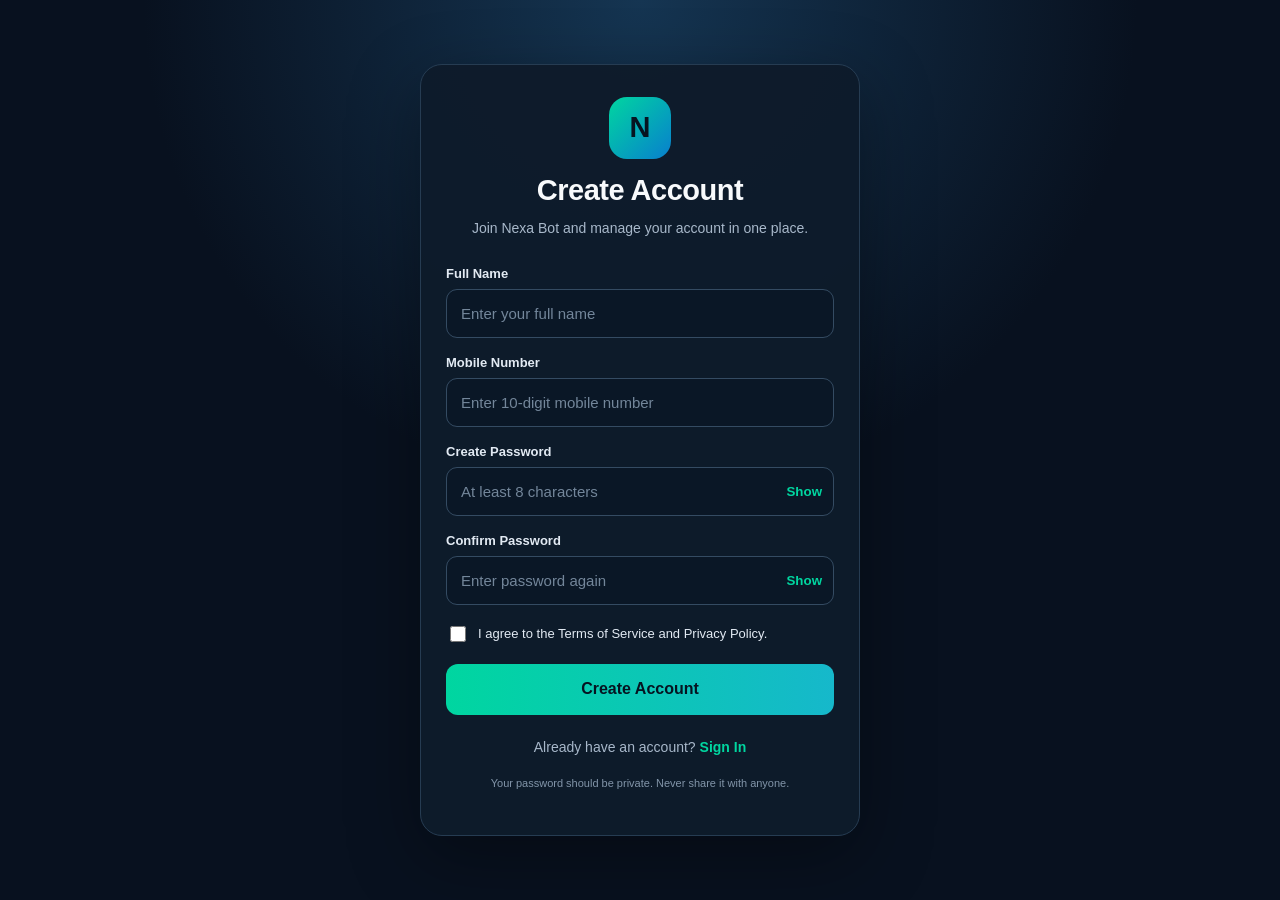
<file: create-account.html>
<!DOCTYPE html>
<html lang="en">
<head>
  <meta charset="UTF-8">
  <meta name="viewport" content="width=device-width, initial-scale=1.0">
  <meta name="theme-color" content="#08111f">
  <title>Create Account | Nexa Bot</title>
  <style>
    * { box-sizing: border-box; }

    body {
      margin: 0;
      min-height: 100vh;
      padding: 24px 16px;
      display: flex;
      align-items: center;
      justify-content: center;
      font-family: Arial, Helvetica, sans-serif;
      color: #f8fafc;
      background:
        radial-gradient(circle at top, #153552 0, transparent 45%),
        #08111f;
    }

    .card {
      width: 100%;
      max-width: 440px;
      padding: 32px 25px;
      border: 1px solid #263c52;
      border-radius: 22px;
      background: rgba(14, 27, 43, 0.97);
      box-shadow: 0 22px 70px rgba(0, 0, 0, 0.35);
    }

    .logo {
      width: 62px;
      height: 62px;
      margin: 0 auto 15px;
      display: grid;
      place-items: center;
      border-radius: 18px;
      background: linear-gradient(135deg, #00d6a0, #087fce);
      color: #061421;
      font-size: 29px;
      font-weight: 800;
    }

    h1 {
      margin: 0;
      text-align: center;
      font-size: 29px;
      letter-spacing: -0.5px;
    }

    .subtitle {
      margin: 10px 0 27px;
      color: #a8b8ca;
      text-align: center;
      font-size: 14px;
      line-height: 1.6;
    }

    label {
      display: block;
      margin: 17px 0 8px;
      color: #e2eaf3;
      font-size: 13px;
      font-weight: 700;
    }

    input {
      width: 100%;
      min-height: 49px;
      padding: 13px 14px;
      border: 1px solid #344b62;
      border-radius: 11px;
      outline: none;
      background: #0a1726;
      color: #ffffff;
      font-size: 15px;
    }

    input:focus {
      border-color: #00d6a0;
      box-shadow: 0 0 0 3px rgba(0, 214, 160, 0.12);
    }

    input::placeholder { color: #73869a; }

    .password-wrap { position: relative; }

    .password-wrap input { padding-right: 68px; }

    .toggle {
      position: absolute;
      top: 0;
      right: 0;
      height: 49px;
      padding: 0 12px;
      border: 0;
      background: transparent;
      color: #00d6a0;
      cursor: pointer;
      font-weight: 700;
    }

    .terms {
      display: flex;
      gap: 9px;
      align-items: flex-start;
      margin: 19px 0;
      color: #b8c6d5;
      font-size: 12px;
      line-height: 1.6;
    }

    .terms input {
      width: 16px;
      min-height: 16px;
      margin-top: 2px;
      accent-color: #00d6a0;
    }

    .terms label {
      margin: 0;
      font-weight: 400;
    }

    .submit {
      width: 100%;
      min-height: 51px;
      border: 0;
      border-radius: 12px;
      background: linear-gradient(90deg, #00d6a0, #16b8cb);
      color: #061421;
      font-size: 16px;
      font-weight: 800;
      cursor: pointer;
    }

    .submit:disabled {
      opacity: 0.6;
      cursor: not-allowed;
    }

    .message {
      display: none;
      margin-top: 16px;
      padding: 12px;
      border-radius: 10px;
      background: #33251a;
      color: #ffd5a6;
      font-size: 13px;
      line-height: 1.6;
    }

    .footer {
      margin-top: 24px;
      text-align: center;
      color: #a8b8ca;
      font-size: 14px;
    }

    a {
      color: #00d6a0;
      text-decoration: none;
      font-weight: 700;
    }

    .security {
      margin-top: 20px;
      color: #8295a9;
      text-align: center;
      font-size: 11px;
      line-height: 1.6;
    }

    @media (max-width: 360px) {
      .card { padding: 26px 18px; }
      h1 { font-size: 25px; }
    }
  </style>
</head>
<body>
  <main class="card">
    <div class="logo" aria-label="Nexa Bot">N</div>

    <h1>Create Account</h1>
    <p class="subtitle">
      Join Nexa Bot and manage your account in one place.
    </p>

    <form id="signupForm">
      <label for="fullName">Full Name</label>
      <input
        id="fullName"
        name="fullName"
        type="text"
        placeholder="Enter your full name"
        autocomplete="name"
        minlength="2"
        maxlength="80"
        required
      >

      <label for="mobile">Mobile Number</label>
      <input
        id="mobile"
        name="mobile"
        type="tel"
        inputmode="numeric"
        placeholder="Enter 10-digit mobile number"
        autocomplete="tel-national"
        pattern="[0-9]{10}"
        maxlength="10"
        required
      >

      <label for="password">Create Password</label>
      <div class="password-wrap">
        <input
          id="password"
          name="password"
          type="password"
          placeholder="At least 8 characters"
          autocomplete="new-password"
          minlength="8"
          maxlength="72"
          required
        >
        <button class="toggle" type="button"
          data-target="password">Show</button>
      </div>

      <label for="confirmPassword">Confirm Password</label>
      <div class="password-wrap">
        <input
          id="confirmPassword"
          name="confirmPassword"
          type="password"
          placeholder="Enter password again"
          autocomplete="new-password"
          minlength="8"
          maxlength="72"
          required
        >
        <button class="toggle" type="button"
          data-target="confirmPassword">Show</button>
      </div>

      <div class="terms">
        <input id="agree" type="checkbox" required>
        <label for="agree">
          I agree to the Terms of Service and Privacy Policy.
        </label>
      </div>

      <button class="submit" type="submit">Create Account</button>

      <div class="message" id="message" role="alert"></div>
    </form>

    <p class="footer">
      Already have an account?
      <a href="signin.html">Sign In</a>
    </p>

    <p class="security">
      Your password should be private. Never share it with anyone.
    </p>
  </main>

  <script>
    const form = document.getElementById("signupForm");
    const message = document.getElementById("message");
    const password = document.getElementById("password");
    const confirmPassword = document.getElementById("confirmPassword");

    document.querySelectorAll(".toggle").forEach(button => {
      button.addEventListener("click", () => {
        const field = document.getElementById(button.dataset.target);
        const show = field.type === "password";
        field.type = show ? "text" : "password";
        button.textContent = show ? "Hide" : "Show";
      });
    });

    function showMessage(text) {
      message.textContent = text;
      message.style.display = "block";
    }

    confirmPassword.addEventListener("input", () => {
      confirmPassword.setCustomValidity(
        confirmPassword.value === password.value
          ? ""
          : "Passwords do not match."
      );
    });

    password.addEventListener("input", () => {
      confirmPassword.setCustomValidity(
        confirmPassword.value === password.value
          ? ""
          : "Passwords do not match."
      );
    });

    form.addEventListener("submit", event => {
      event.preventDefault();
      message.style.display = "none";

      if (password.value !== confirmPassword.value) {
        confirmPassword.setCustomValidity("Passwords do not match.");
        confirmPassword.reportValidity();
        return;
      }

      showMessage(
        "The form is valid, but account registration is not connected yet. " +
        "Connect a secure authentication backend to create your account."
      );
    });
  </script>
</body>
</html>
</file>
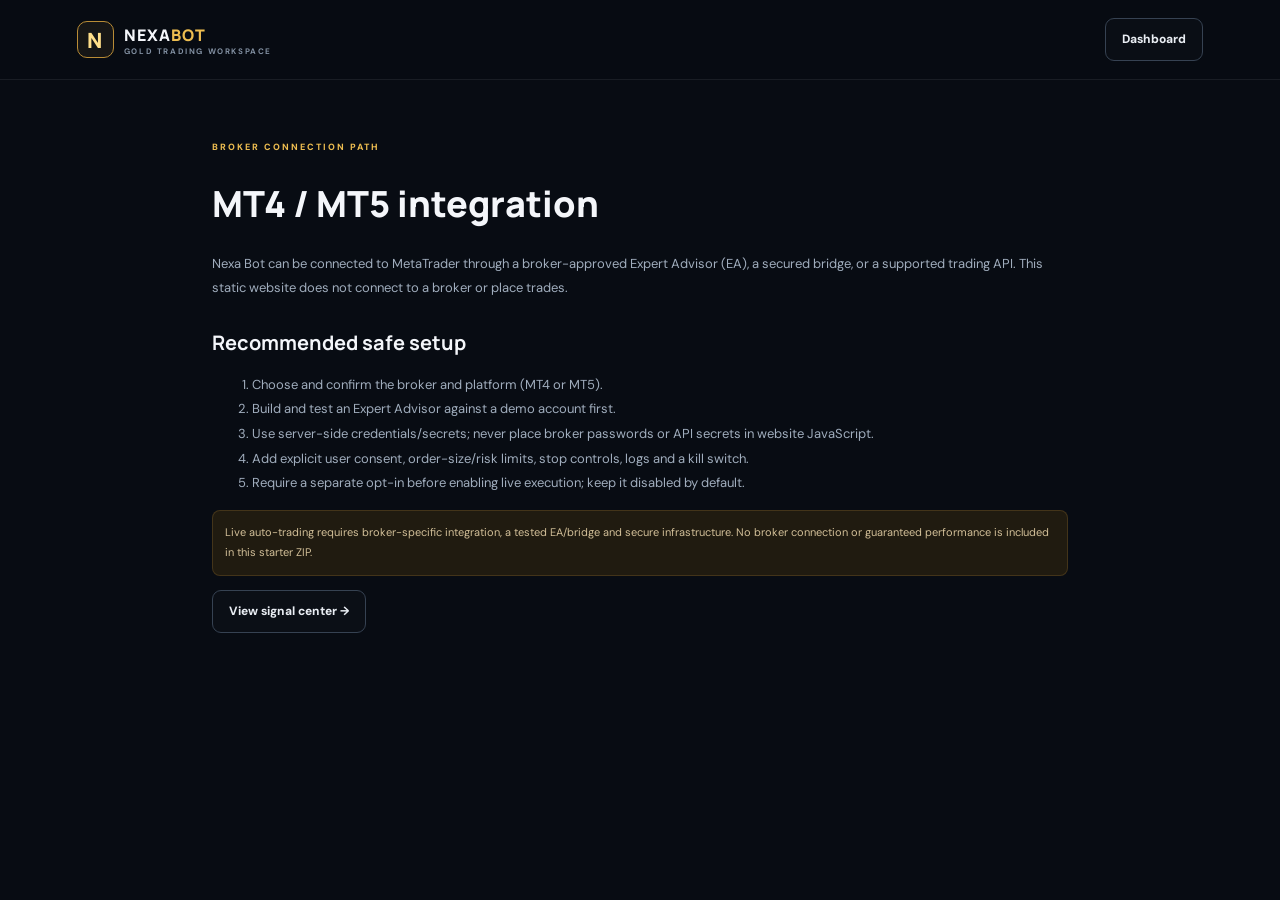
<file: integration.html>
<!doctype html><html lang="en"><head><meta charset="utf-8"><meta name="viewport" content="width=device-width,initial-scale=1"><title>MT4 / MT5 Integration | Nexa Bot</title><link rel="stylesheet" href="styles.css"></head><body><header class="top"><a class="brand" href="index.html"><span class="mark">N</span><span>NEXA<span class="gold">BOT</span><small>GOLD TRADING WORKSPACE</small></span></a><div class="actions"><a class="btn outline" href="dashboard.html">Dashboard</a></div></header><main class="content"><div class="eyebrow">BROKER CONNECTION PATH</div><h1>MT4 / MT5 integration</h1><p>Nexa Bot can be connected to MetaTrader through a broker-approved Expert Advisor (EA), a secured bridge, or a supported trading API. This static website does not connect to a broker or place trades.</p><h2>Recommended safe setup</h2><ol><li>Choose and confirm the broker and platform (MT4 or MT5).</li><li>Build and test an Expert Advisor against a demo account first.</li><li>Use server-side credentials/secrets; never place broker passwords or API secrets in website JavaScript.</li><li>Add explicit user consent, order-size/risk limits, stop controls, logs and a kill switch.</li><li>Require a separate opt-in before enabling live execution; keep it disabled by default.</li></ol><div class="notice">Live auto-trading requires broker-specific integration, a tested EA/bridge and secure infrastructure. No broker connection or guaranteed performance is included in this starter ZIP.</div><a class="btn outline" href="signals.html">View signal center →</a></main></body></html>
</file>
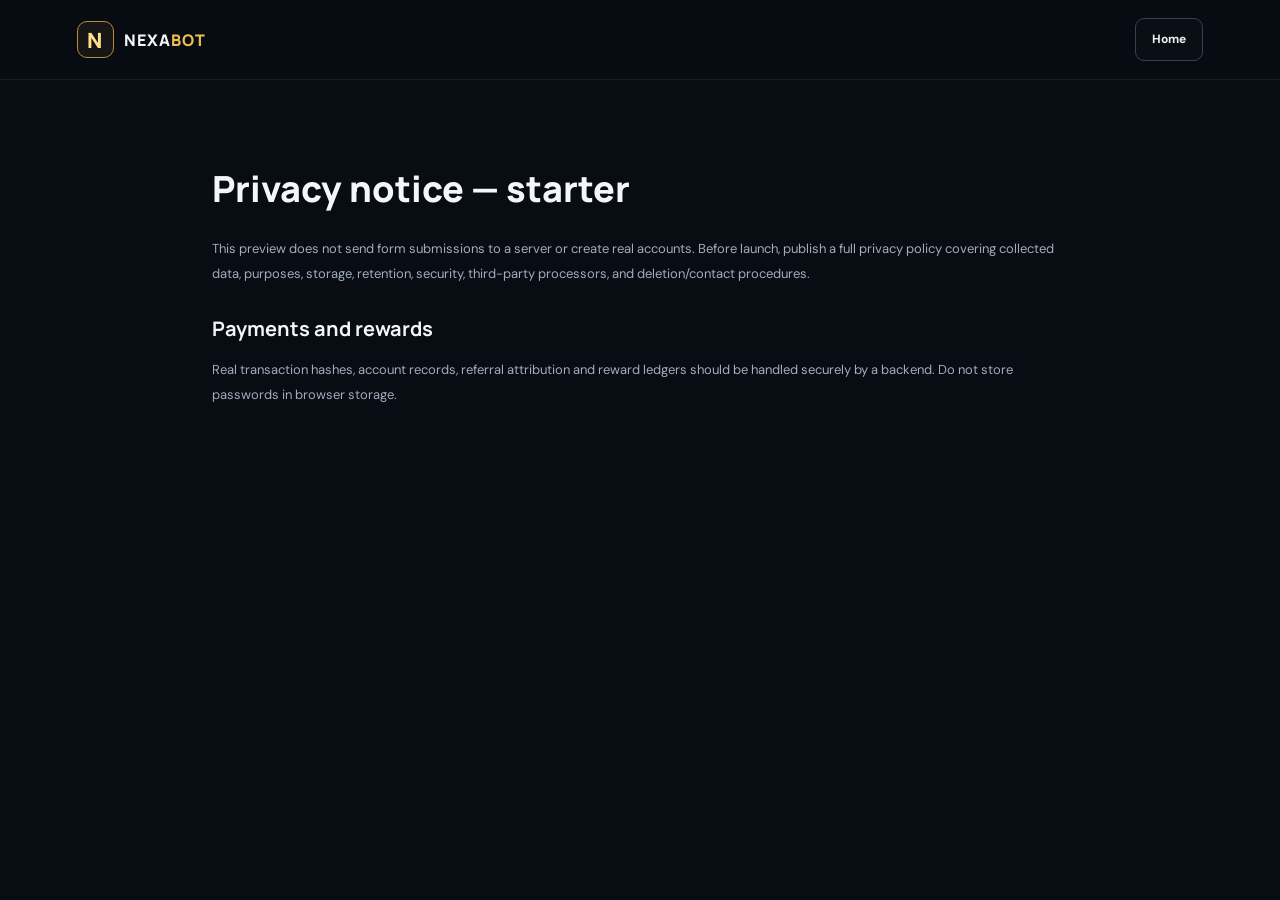
<file: privacy.html>
<!doctype html><html lang="en"><head><meta charset="utf-8"><meta name="viewport" content="width=device-width,initial-scale=1"><title>Privacy | Nexa Bot</title><link rel="stylesheet" href="styles.css"></head><body><header class="top"><a class="brand" href="index.html"><span class="mark">N</span><span>NEXA<span class="gold">BOT</span></span></a><a class="btn outline" href="index.html">Home</a></header><main class="content"><h1>Privacy notice — starter</h1><p>This preview does not send form submissions to a server or create real accounts. Before launch, publish a full privacy policy covering collected data, purposes, storage, retention, security, third-party processors, and deletion/contact procedures.</p><h2>Payments and rewards</h2><p>Real transaction hashes, account records, referral attribution and reward ledgers should be handled securely by a backend. Do not store passwords in browser storage.</p></main></body></html>
</file>
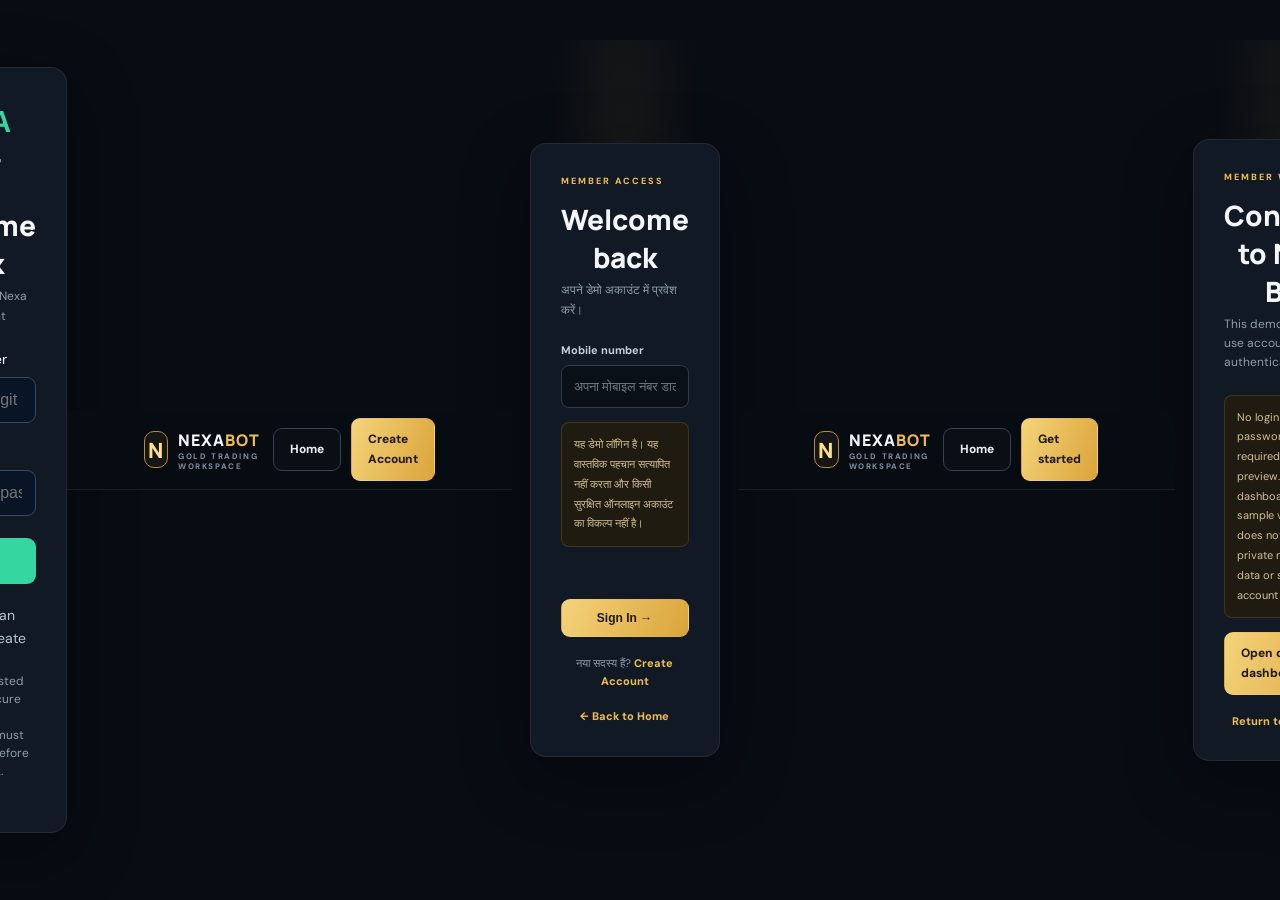
<file: signin.html>
<!DOCTYPE html>
<html lang="en">
<head>
  <meta charset="UTF-8">
  <meta name="viewport" content="width=device-width, initial-scale=1.0">
  <title>Sign In | Nexa Bot</title>
  <style>
    * { box-sizing: border-box; }

    body {
      margin: 0;
      min-height: 100vh;
      display: flex;
      align-items: center;
      justify-content: center;
      padding: 20px;
      background: #07111f;
      color: #fff;
      font-family: Arial, sans-serif;
    }

    .card {
      width: 100%;
      max-width: 420px;
      padding: 28px;
      background: #101e30;
      border: 1px solid #263950;
      border-radius: 18px;
      box-shadow: 0 15px 45px #0005;
    }

    .logo {
      text-align: center;
      color: #36d6a0;
      font-size: 30px;
      font-weight: bold;
    }

    h1 { text-align: center; font-size: 25px; }

    .sub {
      text-align: center;
      color: #a9b9cc;
      font-size: 14px;
    }

    label {
      display: block;
      margin: 18px 0 7px;
      font-size: 14px;
    }

    input {
      width: 100%;
      padding: 13px;
      border-radius: 9px;
      border: 1px solid #354b64;
      background: #091525;
      color: white;
      font-size: 16px;
      outline: none;
    }

    input:focus { border-color: #36d6a0; }

    button {
      width: 100%;
      margin-top: 22px;
      padding: 14px;
      border: 0;
      border-radius: 9px;
      background: #36d6a0;
      color: #07111f;
      font-size: 16px;
      font-weight: bold;
      cursor: pointer;
    }

    #message {
      margin-top: 15px;
      line-height: 1.5;
      overflow-wrap: anywhere;
      font-size: 14px;
    }

    .links {
      text-align: center;
      margin-top: 20px;
      color: #b7c5d6;
      font-size: 14px;
    }

    a { color: #36d6a0; }

    .note {
      color: #a9b9cc;
      font-size: 12px;
      line-height: 1.5;
      margin-top: 18px;
    }
  </style>
</head>
<body>
  <main class="card">
    <div class="logo">NEXA BOT</div>
    <h1>Welcome Back</h1>
    <p class="sub">Sign in to your Nexa Bot account</p>

    <form id="loginForm">
      <label for="mobile">Mobile Number</label>
      <input
        id="mobile"
        type="tel"
        inputmode="numeric"
        autocomplete="tel"
        placeholder="Enter 10-digit mobile number"
        pattern="[0-9]{10}"
        maxlength="10"
        required
      >

      <label for="password">Password</label>
      <input
        id="password"
        type="password"
        autocomplete="current-password"
        placeholder="Enter your password"
        required
      >

      <button type="submit">Sign In</button>
      <div id="message" role="status" aria-live="polite"></div>
    </form>

    <div class="links">
      Don't have an account?
      <a href="create-account.html">Create Account</a>
    </div>

    <p class="note">
      No OTP is requested on this form. Secure backend
      authentication must be configured before sign-in can work.
    </p>
  </main>

  <script>
    const form = document.getElementById("loginForm");
    const message = document.getElementById("message");

    form.addEventListener("submit", function(event) {
      event.preventDefault();

      const mobile = document.getElementById("mobile").value.trim();
      const password = document.getElementById("password").value;

      if (!/^[0-9]{10}$/.test(mobile)) {
        message.textContent =
          "Please enter a valid 10-digit mobile number.";
        return;
      }

      if (!password) {
        message.textContent = "Please enter your password.";
        return;
      }

      message.textContent =
        "Sign in is not configured yet. Connect secure backend " +
        "authentication before logging in.";
    });
  </script>
</body>
</html>

<!doctype html>
<html lang="hi">
<head>
  <meta charset="utf-8">
  <meta name="viewport" content="width=device-width, initial-scale=1">
  <title>Sign In | Nexa Bot</title>
  <link rel="stylesheet" href="styles.css">
</head>
<body>
  <header class="top">
    <a class="brand" href="index.html">
      <span class="mark">N</span>
      <span>NEXA<span class="gold">BOT</span>
        <small>GOLD TRADING WORKSPACE</small>
      </span>
    </a>
    <div class="actions">
      <a class="btn outline" href="index.html">Home</a>
      <a class="btn goldbtn" href="create-account.html">Create Account</a>
    </div>
  </header>

  <main class="pagewrap">
    <section class="card">
      <div class="eyebrow">MEMBER ACCESS</div>
      <h1>Welcome back</h1>
      <p>अपने डेमो अकाउंट में प्रवेश करें।</p>

      <form id="signinForm">
        <label class="field">
          <span>Mobile number</span>
          <input type="tel" id="phone" name="phone"
            inputmode="tel" autocomplete="tel"
            placeholder="अपना मोबाइल नंबर डालें" required>
        </label>

        <div class="notice">
          यह डेमो लॉगिन है। यह वास्तविक पहचान सत्यापित नहीं करता
          और किसी सुरक्षित ऑनलाइन अकाउंट का विकल्प नहीं है।
        </div>

        <div id="message" class="message" role="status"></div>

        <button class="btn goldbtn full" type="submit">
          Sign In →
        </button>
      </form>

      <div class="switch">
        नया सदस्य हैं?
        <a href="create-account.html">Create Account</a>
      </div>
      <div class="switch">
        <a href="index.html">← Back to Home</a>
      </div>
    </section>
  </main>

  <script>
    const form = document.getElementById("signinForm");
    const message = document.getElementById("message");

    form.addEventListener("submit", function(event) {
      event.preventDefault();

      const phone = document.getElementById("phone").value.trim();
      const digits = phone.replace(/\D/g, "");

      if (digits.length < 10) {
        message.textContent = "कृपया सही मोबाइल नंबर डालें।";
        return;
      }

      const saved = localStorage.getItem("nexaDemoAccount");

      if (!saved) {
        message.textContent =
          "डेमो अकाउंट नहीं मिला। पहले Create Account करें।";
        return;
      }

      try {
        const account = JSON.parse(saved);
        const savedDigits = String(account.phone || "")
          .replace(/\D/g, "");

        if (digits !== savedDigits &&
            digits.slice(-10) !== savedDigits.slice(-10)) {
          message.textContent =
            "यह मोबाइल नंबर बनाए गए डेमो अकाउंट से मेल नहीं खाता।";
          return;
        }

        sessionStorage.setItem("nexaDemoSignedIn", "true");
        window.location.href = "dashboard.html";
      } catch (error) {
        message.textContent =
          "डेमो अकाउंट का डेटा पढ़ा नहीं जा सका।";
      }
    });
  </script>
</body>
</html>
<!doctype html><html lang="en"><head><meta charset="utf-8"><meta name="viewport" content="width=device-width,initial-scale=1"><title>Member Access | Nexa Bot</title><link rel="stylesheet" href="styles.css"></head><body><header class="top"><a class="brand" href="index.html"><span class="mark">N</span><span>NEXA<span class="gold">BOT</span><small>GOLD TRADING WORKSPACE</small></span></a><div class="actions"><a class="btn outline" href="index.html">Home</a><a class="btn goldbtn" href="create-account.html">Get started</a></div></header><main class="pagewrap"><section class="card"><div class="eyebrow">MEMBER WORKSPACE</div><h1>Continue to Nexa Bot</h1><p>This demo does not use accounts or authentication.</p><div class="notice">No login or password is required in this preview. The dashboard is a sample view; it does not show private member data or store account details.</div><a class="btn goldbtn full" href="dashboard.html">Open demo dashboard →</a><div class="switch"><a href="index.html">Return to homepage</a></div></section></main></body></html>
</file>
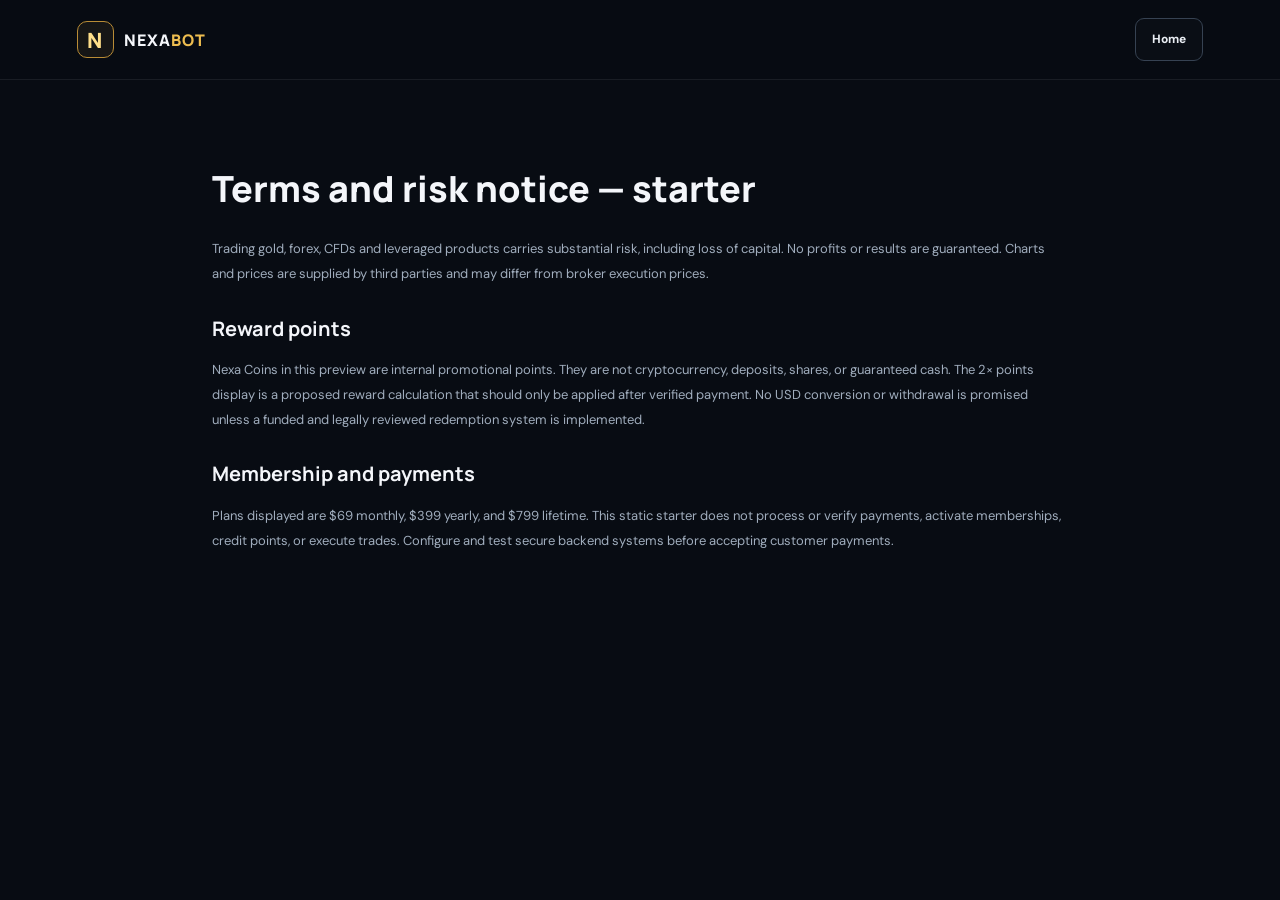
<file: terms.html>
<!doctype html><html lang="en"><head><meta charset="utf-8"><meta name="viewport" content="width=device-width,initial-scale=1"><title>Terms | Nexa Bot</title><link rel="stylesheet" href="styles.css"></head><body><header class="top"><a class="brand" href="index.html"><span class="mark">N</span><span>NEXA<span class="gold">BOT</span></span></a><a class="btn outline" href="index.html">Home</a></header><main class="content"><h1>Terms and risk notice — starter</h1><p>Trading gold, forex, CFDs and leveraged products carries substantial risk, including loss of capital. No profits or results are guaranteed. Charts and prices are supplied by third parties and may differ from broker execution prices.</p><h2>Reward points</h2><p>Nexa Coins in this preview are internal promotional points. They are not cryptocurrency, deposits, shares, or guaranteed cash. The 2× points display is a proposed reward calculation that should only be applied after verified payment. No USD conversion or withdrawal is promised unless a funded and legally reviewed redemption system is implemented.</p><h2>Membership and payments</h2><p>Plans displayed are $69 monthly, $399 yearly, and $799 lifetime. This static starter does not process or verify payments, activate memberships, credit points, or execute trades. Configure and test secure backend systems before accepting customer payments.</p></main></body></html>
</file>
<file: styles.css>
@import url('https://fonts.googleapis.com/css2?family=DM+Sans:wght@400;500;600;700&family=Manrope:wght@400;500;600;700;800&display=swap');:root{--bg:#080c13;--panel:#111925;--panel2:#151f2c;--line:#ffffff13;--text:#f4f6fa;--muted:#95a2b3;--gold:#edbd50;--gold2:#ffdf8a;--green:#65d9a7}*{box-sizing:border-box}html{scroll-behavior:smooth;scroll-padding-top:90px}body{margin:0;background:var(--bg);color:var(--text);font:14px 'DM Sans',sans-serif;line-height:1.6}a{color:inherit;text-decoration:none}.gold{color:var(--gold)}.gradient{background:linear-gradient(100deg,#ffe39a,#d79c2d);background-clip:text;color:transparent}.top{height:80px;position:sticky;top:0;z-index:9;display:flex;align-items:center;justify-content:space-between;padding:0 clamp(18px,6vw,90px);background:#080c13ed;border-bottom:1px solid var(--line);backdrop-filter:blur(18px)}.brand{display:flex;align-items:center;gap:10px;font:800 16px Manrope;letter-spacing:1px}.brand small{display:block;font:700 8px 'DM Sans';color:#8290a2;letter-spacing:1.6px}.mark{width:37px;height:37px;display:grid;place-items:center;border:1px solid #b98c36;border-radius:10px;color:var(--gold2);font-size:21px;background:#edbd5010}.top nav{display:flex;gap:25px;color:#aeb8c6;font-size:12px}.top nav a:hover,footer a:hover{color:var(--gold)}.actions{display:flex;gap:10px;align-items:center}.btn{display:inline-flex;justify-content:center;align-items:center;gap:10px;padding:11px 16px;border-radius:9px;border:1px solid transparent;font-size:12px;font-weight:800;cursor:pointer;transition:.2s}.goldbtn{background:linear-gradient(110deg,#f4d37b,#dba43a);color:#21190b}.goldbtn:hover{filter:brightness(1.08);transform:translateY(-1px)}.ghost{color:#e3e8ef}.outline{border-color:#364252;background:#ffffff03;color:#e9edf3}.outline:hover{border-color:var(--gold);color:var(--gold2)}.large{padding:14px 19px}.menu{display:none;background:none;border:0;color:white;font-size:22px}.hero{display:grid;grid-template-columns:1fr 1fr;align-items:center;gap:45px;padding:75px clamp(20px,9vw,140px) 70px;background:radial-gradient(ellipse at 80% 45%,#8b64151b,transparent 42%)}.eyebrow{display:flex;align-items:center;gap:8px;color:var(--gold);font-size:9px;font-weight:800;letter-spacing:2px}.eyebrow i{width:7px;height:7px;background:var(--green);border-radius:50%;box-shadow:0 0 10px #65d9a766}.hero h1{font:800 clamp(44px,5.5vw,68px)/1.08 Manrope;letter-spacing:-2.5px;margin:20px 0}.lead{max-width:500px;color:#a0adbd;font-size:14px;line-height:1.9}.heroactions{margin-top:27px;flex-wrap:wrap}.proof{display:flex;gap:12px;align-items:center;margin-top:38px}.round{width:34px;height:34px;border-radius:50%;display:grid;place-items:center;background:#edbd5015;color:var(--gold);font-size:18px}.proof b,.proof small{display:block}.proof b{font-size:11px}.proof small{font-size:10px;color:#8290a2}.hero-art{min-height:340px;display:grid;place-items:center;position:relative}.orb{position:absolute;width:300px;height:280px;border-radius:50%;background:#d59c2b14;filter:blur(65px)}.glass{position:relative;width:100%;padding:20px;background:linear-gradient(145deg,#172231,#0c121c);border:1px solid var(--line);border-radius:18px;box-shadow:0 25px 80px #0008;transform:rotate(-1deg)}.glasshead{display:flex;justify-content:space-between;align-items:center}.glasshead small,.glasshead b{display:block}.glasshead small{font-size:9px;color:#8491a2;letter-spacing:1.5px}.glasshead b{font:700 15px Manrope;margin-top:4px}.tag{font-size:9px;padding:6px 8px;background:#202d3c;border-radius:20px;color:#c8d1dc}.glass svg{width:100%;margin-top:15px}.disclaimer{font-size:9px;color:#718095;margin-top:5px}.floatbox{position:absolute;bottom:8%;left:-5%;display:flex;gap:10px;align-items:center;padding:12px 15px;background:#131d29;border:1px solid var(--line);border-radius:12px;box-shadow:0 15px 40px #0007}.floaticon{display:grid;place-items:center;width:34px;height:34px;border-radius:9px;background:#edbd5017;color:var(--gold);font-size:20px}.floatbox small,.floatbox b{display:block}.floatbox small{font-size:9px;color:#8e9bad}.floatbox b{font-size:13px}.floatlabel{position:absolute;right:-2%;top:9%;background:#172130;border:1px solid var(--line);border-radius:9px;padding:9px 12px;font-size:10px;color:#c7d0dc}.floatlabel b{color:var(--gold);margin-left:5px}.stats{margin:0 clamp(15px,8vw,120px);padding:22px 8px;display:grid;grid-template-columns:repeat(4,1fr);background:#101722;border:1px solid var(--line);border-radius:14px}.stats>div{padding:0 22px;border-right:1px solid var(--line)}.stats>div:last-child{border:0}.stats small,.stats b,.stats span{display:block}.stats small{font-size:9px;letter-spacing:1.4px;color:#8390a1;font-weight:800}.stats b{font:700 15px Manrope;margin:5px 0}.stats span{font-size:10px;color:#8290a2}.section{padding:95px clamp(18px,8vw,120px)}.sectionhead{display:flex;justify-content:space-between;align-items:end;gap:35px;margin-bottom:30px}.sectionhead h2,.cta h2{font:800 clamp(32px,4vw,48px)/1.15 Manrope;letter-spacing:-1.7px;margin:12px 0 0}.sectionhead>p{max-width:400px;color:#98a5b5;font-size:12px;line-height:1.9;margin:0}.chartbox{padding:15px;background:#101722;border:1px solid var(--line);border-radius:14px;overflow:hidden}.charttitle{display:flex;justify-content:space-between;align-items:center;padding:0 4px 14px;font-size:11px}.charttitle b{display:flex;align-items:center;gap:8px}.charttitle i{width:8px;height:8px;background:var(--gold);border-radius:50%}.charttitle small{color:#8290a2;font-size:10px}.tvchart{height:490px;width:100%}.featuregrid{display:grid;grid-template-columns:repeat(4,1fr);gap:14px}.feature{padding:23px;background:linear-gradient(145deg,#141e2b,#0e141d);border:1px solid var(--line);border-radius:13px;min-height:215px}.feature>span{display:grid;place-items:center;width:40px;height:40px;background:#edbd5016;border-radius:10px;color:var(--gold);font-size:22px}.feature h3{font:700 16px Manrope;margin:18px 0 8px}.feature p{font-size:11px;color:#8e9bad;line-height:1.8}.feature a{display:inline-block;color:var(--gold);font-size:10px;font-weight:800;margin-top:5px}.plans{background:linear-gradient(#0b1018,#0d131c);border-block:1px solid #ffffff09}.centered{display:block;text-align:center}.centered .eyebrow{justify-content:center}.centered h2{font-size:clamp(32px,4vw,46px)}.centered>p{margin:14px auto 0;max-width:660px}.planGrid{display:grid;grid-template-columns:repeat(3,1fr);gap:15px;margin-top:38px}.plan{position:relative;padding:25px;background:#111925;border:1px solid var(--line);border-radius:15px;display:flex;flex-direction:column}.plan.featured{border-color:#c99a3c;box-shadow:0 0 0 1px #c99a3c1a}.popular{position:absolute;right:14px;top:-11px;padding:5px 8px;background:var(--gold);color:#1b150a;font-size:8px;font-weight:900;letter-spacing:1px;border-radius:5px}.plan>small{font-size:9px;letter-spacing:1.5px;color:#b5c0ce;font-weight:800}.plan h3{font:700 23px Manrope;margin:16px 0 3px}.plan p{font-size:11px;color:#8d9aab;margin:0}.price{font:800 36px Manrope;letter-spacing:-1px;margin:20px 0 9px}.price span{font:500 11px 'DM Sans';color:#9aa6b6;letter-spacing:0}.reward{background:#edbd5010;border:1px solid #edbd5025;color:#f2cd75;border-radius:8px;padding:10px;font-size:11px;font-weight:800}.plan ul{padding:15px 0;list-style:none;border-top:1px solid var(--line);margin:17px 0;flex:1}.plan li{font-size:11px;color:#b4bfcd;margin:10px 0}.plan li:before{content:'✓';color:var(--gold);margin-right:8px}.full{width:100%}.footnote{font-size:10px;color:#78869a;max-width:800px;text-align:center;margin:20px auto 0}.cta{margin:35px clamp(15px,8vw,120px) 65px;padding:40px clamp(22px,5vw,60px);border:1px solid #edbd5038;border-radius:16px;background:radial-gradient(ellipse at 80% 20%,#edbd5013,transparent 55%),#111925;display:flex;align-items:center;justify-content:space-between;gap:20px}.cta h2{font-size:clamp(30px,3.6vw,43px)}footer{padding:24px clamp(18px,6vw,90px);display:flex;align-items:center;justify-content:space-between;gap:20px;border-top:1px solid var(--line)}footer p,footer>div{font-size:10px;color:#7e8b9d}footer>div{display:flex;gap:16px}.pagewrap{min-height:calc(100vh - 80px);padding:45px 18px;display:grid;place-items:center;background:radial-gradient(ellipse at 50% 20%,#edbd5012,transparent 48%)}.card{width:min(100%,480px);padding:30px;background:#111925;border:1px solid var(--line);border-radius:16px;box-shadow:0 20px 70px #0005}.card h1{font:800 28px Manrope;margin:12px 0 5px}.card>p{color:#8f9cad;font-size:12px;margin:0 0 22px}.field{display:block;margin:14px 0}.field span{display:block;font-size:11px;color:#c6ced8;font-weight:700;margin-bottom:6px}.field input,.field select,.field textarea{width:100%;background:#0a1018;border:1px solid #303b49;border-radius:8px;padding:12px;color:#f4f6fa;font:13px 'DM Sans';outline:none}.field input:focus,.field select:focus{border-color:var(--gold)}.message{font-size:11px;color:#ffb2a9;min-height:15px;line-height:1.6}.good{color:#79dfb4}.switch{text-align:center;color:#8e9bad;font-size:11px;margin-top:18px}.switch a{color:var(--gold);font-weight:800}.notice{background:#201b10;border:1px solid #8b682a55;color:#d2bf98;padding:12px;border-radius:8px;font-size:11px;line-height:1.8;margin:14px 0}.balance{padding:22px;background:linear-gradient(120deg,#1b2938,#121b27);border:1px solid #edbd5030;border-radius:14px}.balance small{font-size:10px;color:#9ba9ba;letter-spacing:1px}.balance strong{display:block;font:800 36px Manrope;color:var(--gold);margin:6px 0}.balance span{font-size:10px;color:#9ba9ba}.dashgrid{display:grid;grid-template-columns:repeat(3,1fr);gap:13px;margin:18px 0}.dashitem{padding:18px;background:#111925;border:1px solid var(--line);border-radius:11px}.dashitem small,.dashitem strong{display:block}.dashitem small{font-size:10px;color:#8e9bad}.dashitem strong{font:700 20px Manrope;margin-top:6px}.address{padding:12px;border:1px solid #303b49;background:#0a1018;border-radius:8px;margin:10px 0}.address small{display:block;color:#8d9bad;font-size:10px;margin-bottom:5px}.addressrow{display:flex;gap:8px;align-items:center}.address code{word-break:break-all;font-size:10px;flex:1;color:#e2e8f0}.copy{background:#1b2735;color:var(--gold);border:1px solid #3a4656;border-radius:6px;padding:7px;font-size:10px}.tablewrap{overflow:auto}.simpletable{width:100%;border-collapse:collapse;font-size:11px}.simpletable td,.simpletable th{text-align:left;border-bottom:1px solid var(--line);padding:12px 8px}.simpletable th{color:#8d9bad;font-weight:600}.badge{padding:4px 7px;border-radius:6px;background:#2a2416;color:#e7c56f;font-size:9px}.content{max-width:900px;margin:auto;padding:60px 22px}.content h1{font:800 36px Manrope}.content h2{font:700 20px Manrope;margin-top:28px}.content p,.content li{font-size:13px;color:#a0adbd;line-height:1.9}
@media(max-width:900px){.top{padding:0 20px}.top nav{gap:13px}.hero{padding-left:6vw;padding-right:6vw;gap:20px}.stats{margin:0 18px}.stats>div{padding:0 12px}.featuregrid{grid-template-columns:repeat(2,1fr)}.section{padding-left:5vw;padding-right:5vw}}
@media(max-width:680px){.top{height:70px;padding:0 15px}.top nav{display:none;position:absolute;top:69px;left:0;right:0;background:#111925;padding:18px;flex-direction:column;border-bottom:1px solid var(--line)}.top nav.open{display:flex}.actions .ghost{display:none}.actions .btn{padding:9px 10px;font-size:10px}.menu{display:block}.hero{grid-template-columns:1fr;padding:50px 20px 30px}.hero h1{font-size:46px}.hero-art{min-height:275px}.floatbox{left:-1%;bottom:1%;transform:scale(.9);transform-origin:left bottom}.floatlabel{right:0;top:1%}.stats{grid-template-columns:1fr 1fr;padding:10px;margin:0 13px}.stats>div{padding:13px;border:0;border-bottom:1px solid var(--line)}.stats>div:nth-child(odd){border-right:1px solid var(--line)}.stats>div:nth-last-child(-n+2){border-bottom:0}.section{padding:60px 17px}.sectionhead{display:block}.sectionhead>p{margin-top:15px}.tvchart{height:420px}.charttitle small{display:none}.featuregrid,.planGrid{grid-template-columns:1fr}.feature{min-height:unset}.cta{margin:20px 13px 45px;padding:27px 20px;display:block}.cta .actions{margin-top:20px}.cta .actions .btn{flex:1}footer{padding:24px 16px;flex-wrap:wrap}footer p{order:3;width:100%;margin:0}.pagewrap{min-height:calc(100vh - 70px)}.card{padding:24px 20px}.dashgrid{grid-template-columns:1fr}.balance strong{font-size:32px}}
</file>
